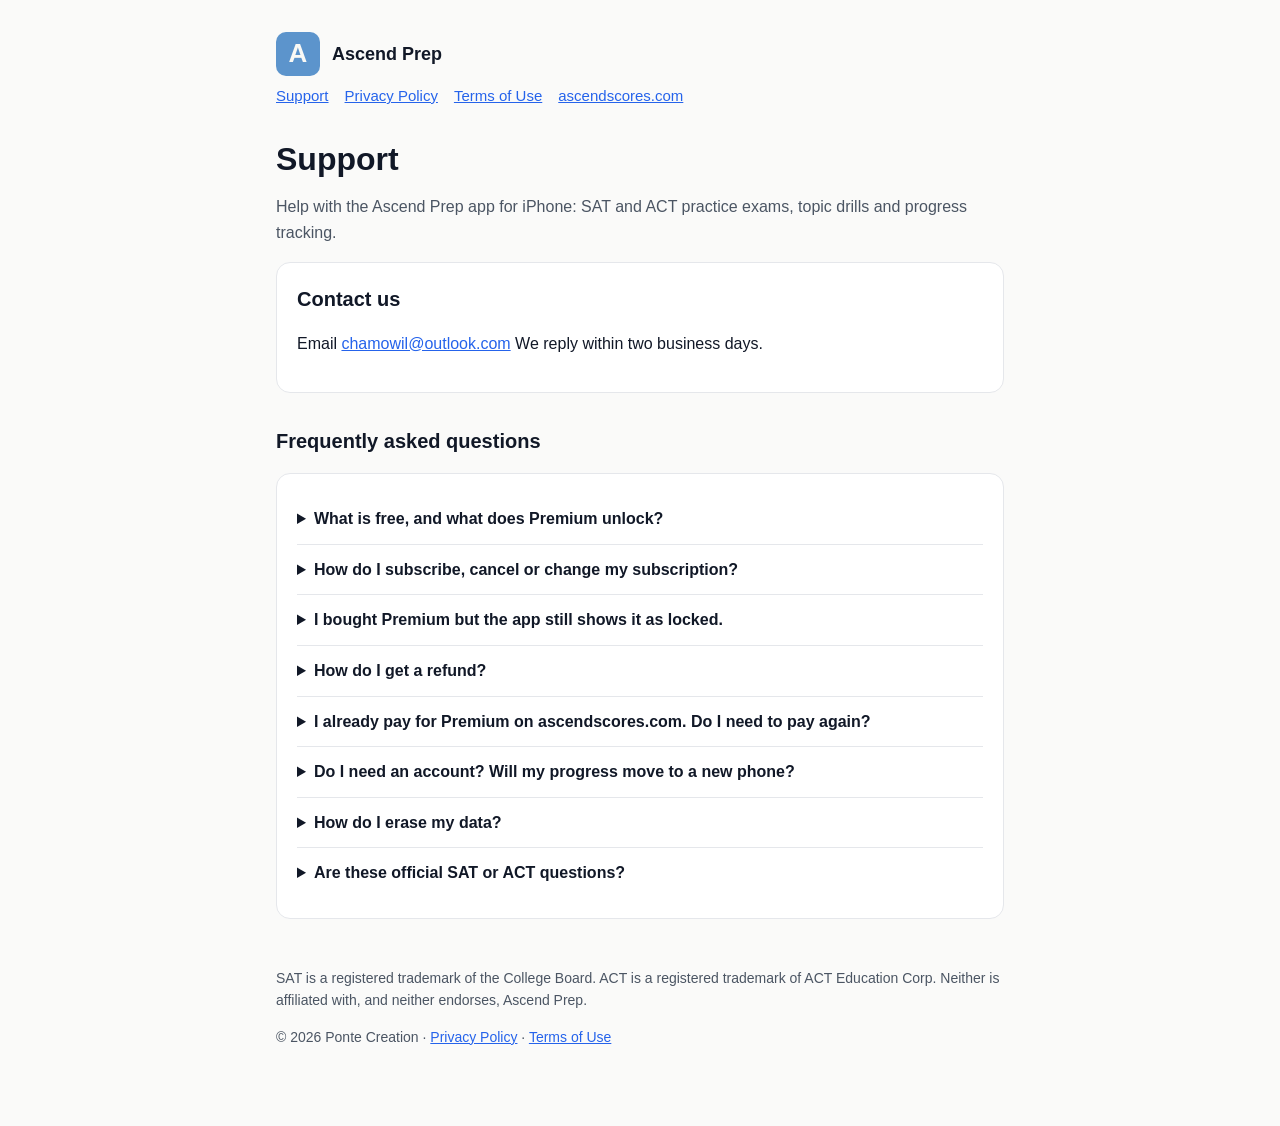
<file: index.html>
<!doctype html>
<html lang="en">
<head>
<meta charset="utf-8">
<meta name="viewport" content="width=device-width, initial-scale=1">
<title>Ascend Prep Support</title>
<meta name="description" content="Help and contact for the Ascend Prep SAT and ACT practice app.">
<link rel="stylesheet" href="style.css">
</head>
<body>
<div class="wrap">
  <header><div class="logo">A</div><a href="./">Ascend Prep</a></header>
  <nav><a href="./">Support</a><a href="privacy.html">Privacy Policy</a><a href="terms.html">Terms of Use</a><a href="https://ascendscores.com">ascendscores.com</a></nav>

  <h1>Support</h1>
  <p class="muted">Help with the Ascend Prep app for iPhone: SAT and ACT practice exams, topic drills and progress tracking.</p>

  <div class="card">
    <h2 style="margin-top:0">Contact us</h2>
    <p>Email <a href="mailto:chamowil@outlook.com?subject=Ascend%20Prep%20app">chamowil@outlook.com</a> We reply within two business days.</p>
  </div>

  <h2>Frequently asked questions</h2>
  <div class="card">
    <details>
      <summary>What is free, and what does Premium unlock?</summary>
      <p>The first SAT practice test, the first ACT practice test and the short diagnostics are free, with scoring and an explanation for every question. Premium unlocks every full-length practice exam and every topic drill. It costs US$9.99 per month or US$99.99 per year (the App Store shows the price in your currency).</p>
    </details>
    <details>
      <summary>How do I subscribe, cancel or change my subscription?</summary>
      <p>Premium in the app is an auto-renewing subscription billed through your Apple Account. To cancel or change it, open <strong>Settings → [your name] → Subscriptions</strong> on your iPhone, or tap <strong>Manage subscription</strong> in the app's Account tab. Cancel at least 24 hours before the renewal date to avoid being charged for the next period. Access continues until the end of the paid period.</p>
    </details>
    <details>
      <summary>I bought Premium but the app still shows it as locked.</summary>
      <p>Open the Account tab and tap <strong>Restore purchases</strong>. Make sure you are signed in to the same Apple Account you used to subscribe, with an internet connection. If it still does not unlock, email us.</p>
    </details>
    <details>
      <summary>How do I get a refund?</summary>
      <p>Purchases made in the app are handled by Apple. Request a refund at <a href="https://reportaproblem.apple.com">reportaproblem.apple.com</a>.</p>
    </details>
    <details>
      <summary>I already pay for Premium on ascendscores.com. Do I need to pay again?</summary>
      <p>Yes. The app has no accounts, so the app and the website are separate: Premium in the app is an App Store subscription tied to your Apple Account, and a subscription bought on ascendscores.com does not carry over.</p>
    </details>
    <details>
      <summary>Do I need an account? Will my progress move to a new phone?</summary>
      <p>You don't need an account or a sign-in. Your progress, results and settings are stored on your phone only, so they do not move to a new phone by themselves and are lost if you delete the app. If you restore a new phone from a backup of your old one, they come along with it. Premium is tied to your Apple Account: on a new phone, open Account and tap <strong>Restore purchases</strong>.</p>
    </details>
    <details>
      <summary>How do I erase my data?</summary>
      <p>In the app, open <strong>Account → Erase my data</strong>. This permanently removes your progress, results and settings from the phone. It does not cancel an App Store subscription, so cancel that in your Apple Account settings.</p>
    </details>
    <details>
      <summary>Are these official SAT or ACT questions?</summary>
      <p>No. Our questions are original and written to match the format and difficulty of the real tests. Scores in the app are estimates, not official scores.</p>
    </details>
  </div>

  <footer>
    <p>SAT is a registered trademark of the College Board. ACT is a registered trademark of ACT Education Corp. Neither is affiliated with, and neither endorses, Ascend Prep.</p>
    <p>© 2026 Ponte Creation · <a href="privacy.html">Privacy Policy</a> · <a href="terms.html">Terms of Use</a></p>
  </footer>
</div>
</body>
</html>
</file>
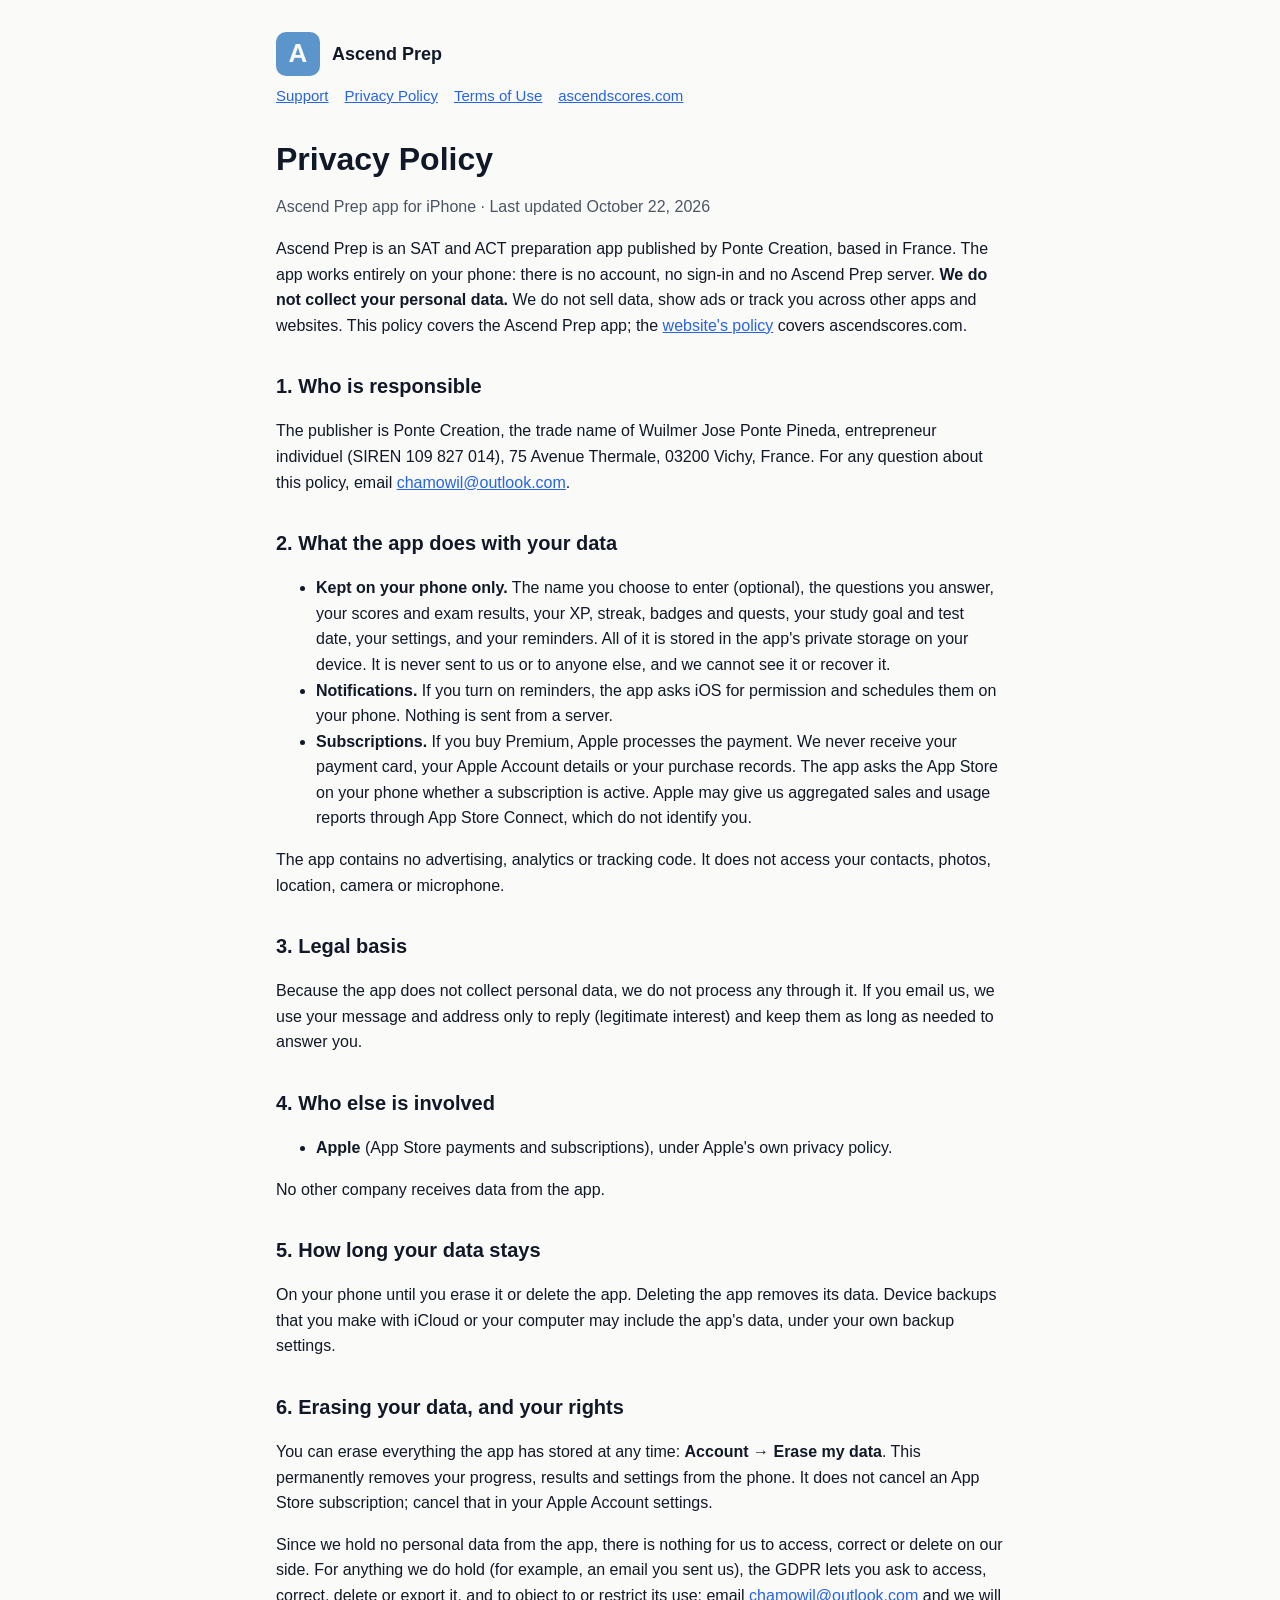
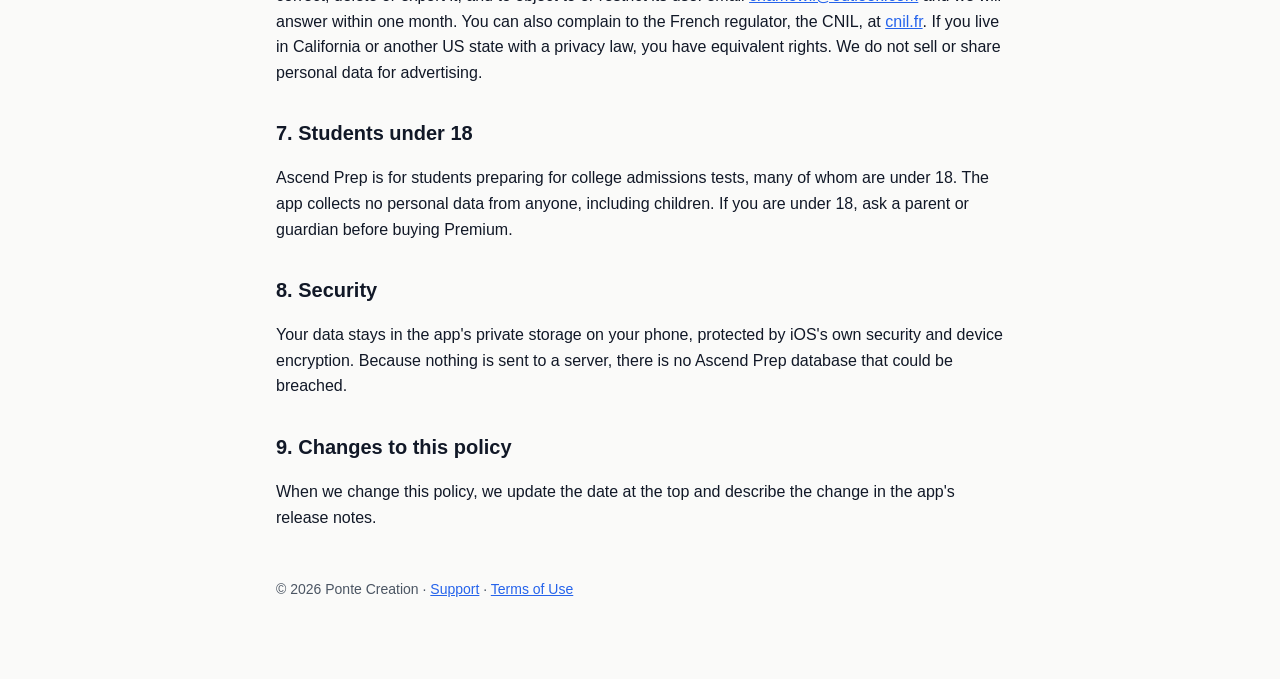
<file: privacy.html>
<!doctype html>
<html lang="en">
<head>
<meta charset="utf-8">
<meta name="viewport" content="width=device-width, initial-scale=1">
<title>Ascend Prep Privacy Policy</title>
<meta name="description" content="How the Ascend Prep app handles your data: it stays on your phone.">
<link rel="stylesheet" href="style.css">
</head>
<body>
<div class="wrap">
  <header><div class="logo">A</div><a href="./">Ascend Prep</a></header>
  <nav><a href="./">Support</a><a href="privacy.html">Privacy Policy</a><a href="terms.html">Terms of Use</a><a href="https://ascendscores.com">ascendscores.com</a></nav>

  <h1>Privacy Policy</h1>
  <p class="muted">Ascend Prep app for iPhone · Last updated October 22, 2026</p>
  <p>Ascend Prep is an SAT and ACT preparation app published by Ponte Creation, based in France. The app works entirely on your phone: there is no account, no sign-in and no Ascend Prep server. <strong>We do not collect your personal data.</strong> We do not sell data, show ads or track you across other apps and websites. This policy covers the Ascend Prep app; the <a href="https://ascendscores.com/legal/privacy">website's policy</a> covers ascendscores.com.</p>

  <h2>1. Who is responsible</h2>
  <p>The publisher is Ponte Creation, the trade name of Wuilmer Jose Ponte Pineda, entrepreneur individuel (SIREN 109 827 014), 75 Avenue Thermale, 03200 Vichy, France. For any question about this policy, email <a href="mailto:chamowil@outlook.com">chamowil@outlook.com</a>.</p>

  <h2>2. What the app does with your data</h2>
  <ul>
    <li><strong>Kept on your phone only.</strong> The name you choose to enter (optional), the questions you answer, your scores and exam results, your XP, streak, badges and quests, your study goal and test date, your settings, and your reminders. All of it is stored in the app's private storage on your device. It is never sent to us or to anyone else, and we cannot see it or recover it.</li>
    <li><strong>Notifications.</strong> If you turn on reminders, the app asks iOS for permission and schedules them on your phone. Nothing is sent from a server.</li>
    <li><strong>Subscriptions.</strong> If you buy Premium, Apple processes the payment. We never receive your payment card, your Apple Account details or your purchase records. The app asks the App Store on your phone whether a subscription is active. Apple may give us aggregated sales and usage reports through App Store Connect, which do not identify you.</li>
  </ul>
  <p>The app contains no advertising, analytics or tracking code. It does not access your contacts, photos, location, camera or microphone.</p>

  <h2>3. Legal basis</h2>
  <p>Because the app does not collect personal data, we do not process any through it. If you email us, we use your message and address only to reply (legitimate interest) and keep them as long as needed to answer you.</p>

  <h2>4. Who else is involved</h2>
  <ul>
    <li><strong>Apple</strong> (App Store payments and subscriptions), under Apple's own privacy policy.</li>
  </ul>
  <p>No other company receives data from the app.</p>

  <h2>5. How long your data stays</h2>
  <p>On your phone until you erase it or delete the app. Deleting the app removes its data. Device backups that you make with iCloud or your computer may include the app's data, under your own backup settings.</p>

  <h2>6. Erasing your data, and your rights</h2>
  <p>You can erase everything the app has stored at any time: <strong>Account → Erase my data</strong>. This permanently removes your progress, results and settings from the phone. It does not cancel an App Store subscription; cancel that in your Apple Account settings.</p>
  <p>Since we hold no personal data from the app, there is nothing for us to access, correct or delete on our side. For anything we do hold (for example, an email you sent us), the GDPR lets you ask to access, correct, delete or export it, and to object to or restrict its use: email <a href="mailto:chamowil@outlook.com">chamowil@outlook.com</a> and we will answer within one month. You can also complain to the French regulator, the CNIL, at <a href="https://www.cnil.fr">cnil.fr</a>. If you live in California or another US state with a privacy law, you have equivalent rights. We do not sell or share personal data for advertising.</p>

  <h2>7. Students under 18</h2>
  <p>Ascend Prep is for students preparing for college admissions tests, many of whom are under 18. The app collects no personal data from anyone, including children. If you are under 18, ask a parent or guardian before buying Premium.</p>

  <h2>8. Security</h2>
  <p>Your data stays in the app's private storage on your phone, protected by iOS's own security and device encryption. Because nothing is sent to a server, there is no Ascend Prep database that could be breached.</p>

  <h2>9. Changes to this policy</h2>
  <p>When we change this policy, we update the date at the top and describe the change in the app's release notes.</p>

  <footer><p>© 2026 Ponte Creation · <a href="./">Support</a> · <a href="terms.html">Terms of Use</a></p></footer>
</div>
</body>
</html>
</file>
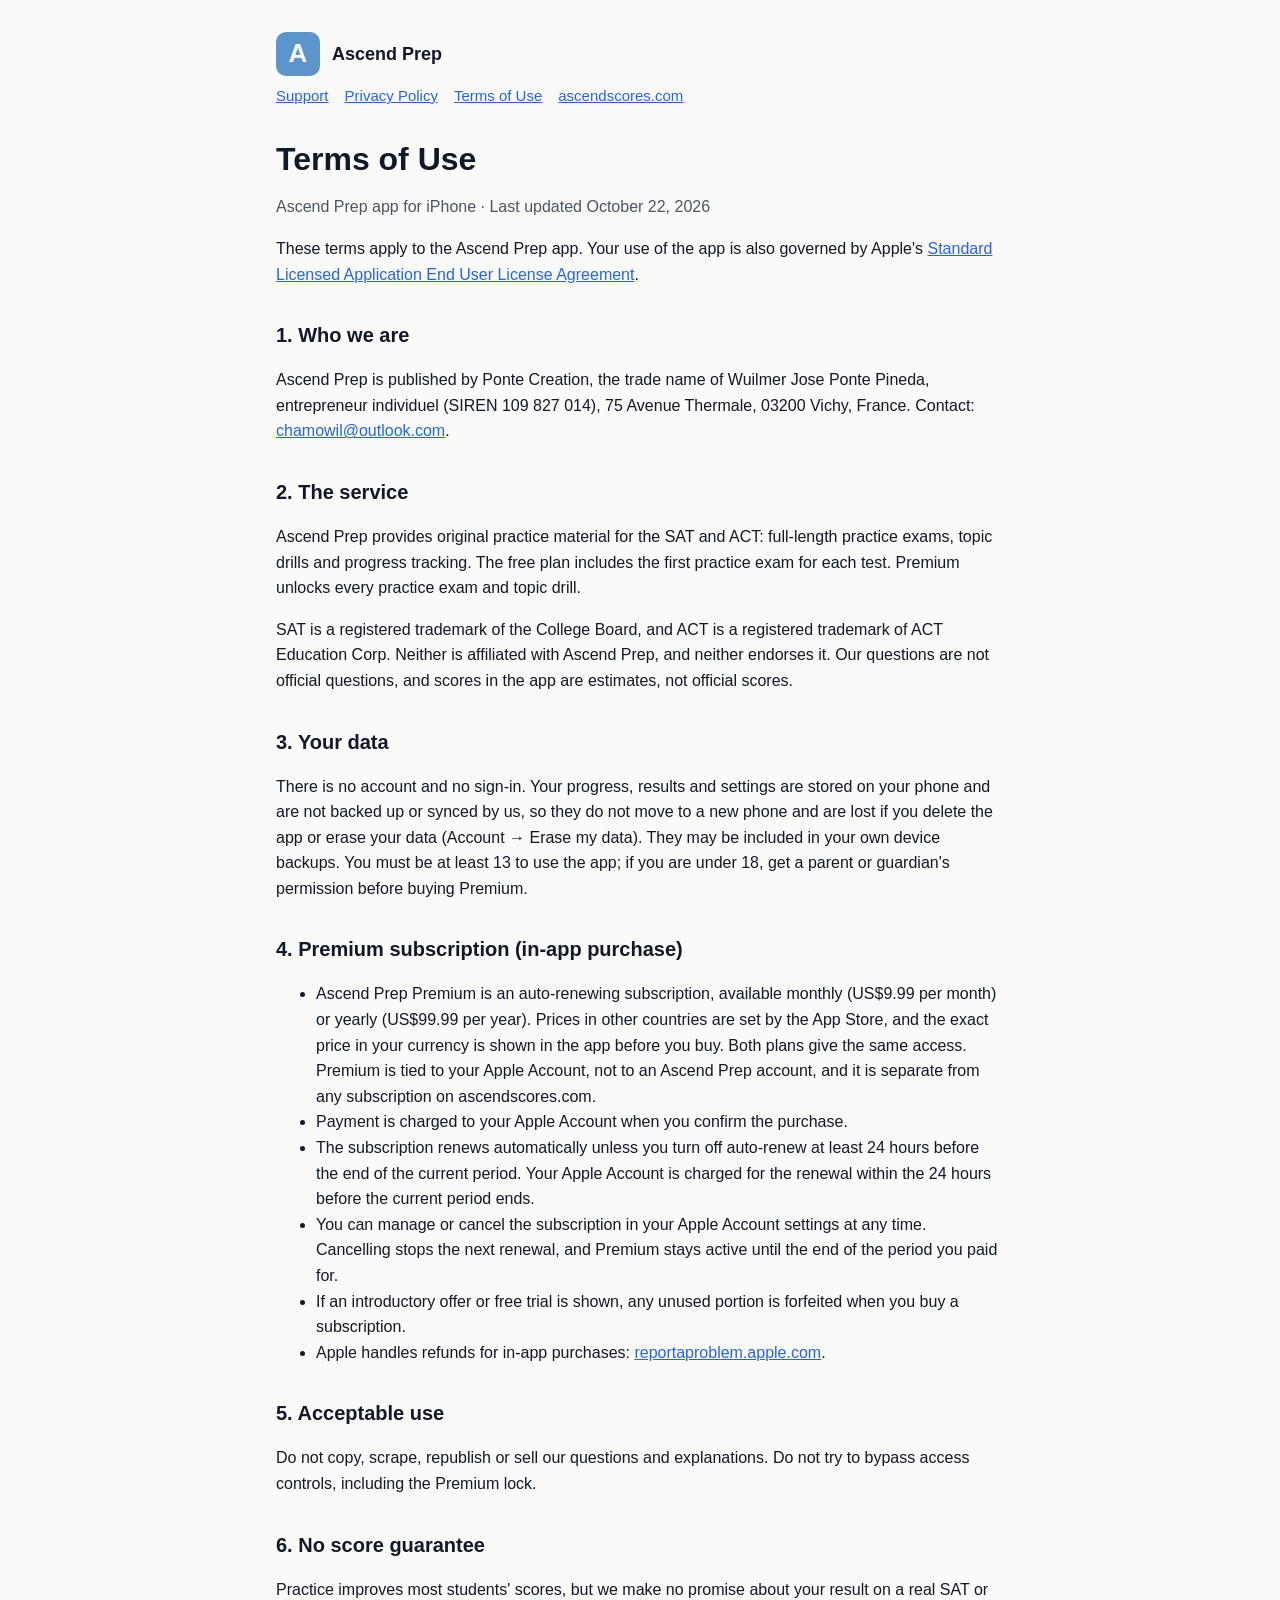
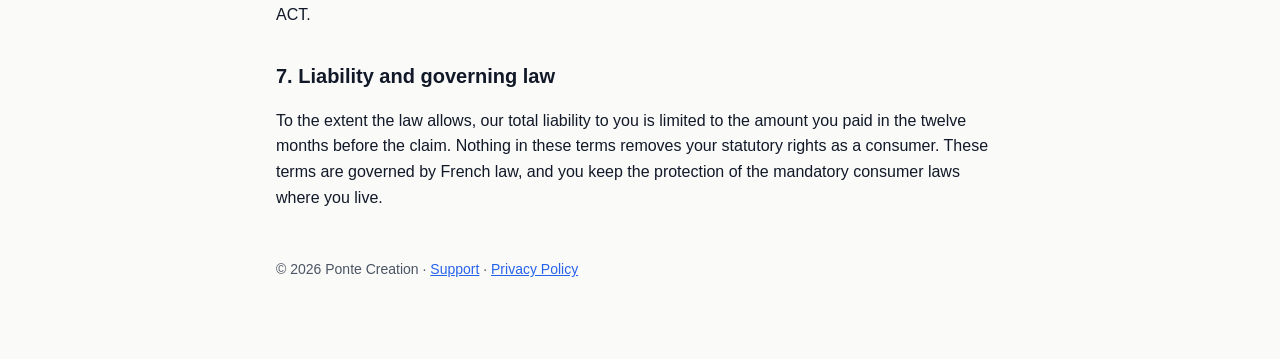
<file: terms.html>
<!doctype html>
<html lang="en">
<head>
<meta charset="utf-8">
<meta name="viewport" content="width=device-width, initial-scale=1">
<title>Ascend Prep Terms of Use</title>
<meta name="description" content="Terms of Use for the Ascend Prep app, including Premium subscription terms.">
<link rel="stylesheet" href="style.css">
</head>
<body>
<div class="wrap">
  <header><div class="logo">A</div><a href="./">Ascend Prep</a></header>
  <nav><a href="./">Support</a><a href="privacy.html">Privacy Policy</a><a href="terms.html">Terms of Use</a><a href="https://ascendscores.com">ascendscores.com</a></nav>

  <h1>Terms of Use</h1>
  <p class="muted">Ascend Prep app for iPhone · Last updated October 22, 2026</p>
  <p>These terms apply to the Ascend Prep app. Your use of the app is also governed by Apple's <a href="https://www.apple.com/legal/internet-services/itunes/dev/stdeula/">Standard Licensed Application End User License Agreement</a>.</p>

  <h2>1. Who we are</h2>
  <p>Ascend Prep is published by Ponte Creation, the trade name of Wuilmer Jose Ponte Pineda, entrepreneur individuel (SIREN 109 827 014), 75 Avenue Thermale, 03200 Vichy, France. Contact: <a href="mailto:chamowil@outlook.com">chamowil@outlook.com</a>.</p>

  <h2>2. The service</h2>
  <p>Ascend Prep provides original practice material for the SAT and ACT: full-length practice exams, topic drills and progress tracking. The free plan includes the first practice exam for each test. Premium unlocks every practice exam and topic drill.</p>
  <p>SAT is a registered trademark of the College Board, and ACT is a registered trademark of ACT Education Corp. Neither is affiliated with Ascend Prep, and neither endorses it. Our questions are not official questions, and scores in the app are estimates, not official scores.</p>

  <h2>3. Your data</h2>
  <p>There is no account and no sign-in. Your progress, results and settings are stored on your phone and are not backed up or synced by us, so they do not move to a new phone and are lost if you delete the app or erase your data (Account → Erase my data). They may be included in your own device backups. You must be at least 13 to use the app; if you are under 18, get a parent or guardian's permission before buying Premium.</p>

  <h2>4. Premium subscription (in-app purchase)</h2>
  <ul>
    <li>Ascend Prep Premium is an auto-renewing subscription, available monthly (US$9.99 per month) or yearly (US$99.99 per year). Prices in other countries are set by the App Store, and the exact price in your currency is shown in the app before you buy. Both plans give the same access. Premium is tied to your Apple Account, not to an Ascend Prep account, and it is separate from any subscription on ascendscores.com.</li>
    <li>Payment is charged to your Apple Account when you confirm the purchase.</li>
    <li>The subscription renews automatically unless you turn off auto-renew at least 24 hours before the end of the current period. Your Apple Account is charged for the renewal within the 24 hours before the current period ends.</li>
    <li>You can manage or cancel the subscription in your Apple Account settings at any time. Cancelling stops the next renewal, and Premium stays active until the end of the period you paid for.</li>
    <li>If an introductory offer or free trial is shown, any unused portion is forfeited when you buy a subscription.</li>
    <li>Apple handles refunds for in-app purchases: <a href="https://reportaproblem.apple.com">reportaproblem.apple.com</a>.</li>
  </ul>

  <h2>5. Acceptable use</h2>
  <p>Do not copy, scrape, republish or sell our questions and explanations. Do not try to bypass access controls, including the Premium lock.</p>

  <h2>6. No score guarantee</h2>
  <p>Practice improves most students' scores, but we make no promise about your result on a real SAT or ACT.</p>

  <h2>7. Liability and governing law</h2>
  <p>To the extent the law allows, our total liability to you is limited to the amount you paid in the twelve months before the claim. Nothing in these terms removes your statutory rights as a consumer. These terms are governed by French law, and you keep the protection of the mandatory consumer laws where you live.</p>

  <footer><p>© 2026 Ponte Creation · <a href="./">Support</a> · <a href="privacy.html">Privacy Policy</a></p></footer>
</div>
</body>
</html>
</file>
<file: style.css>
:root {
  --bg: #fafaf9; --surface: #ffffff; --text: #111827; --text2: #4b5563; --line: #e5e7eb;
  --brand: #2563eb; --mark: #5c94cc;
}
@media (prefers-color-scheme: dark) {
  :root { --bg: #0b0f17; --surface: #121826; --text: #f3f4f6; --text2: #9ca3af; --line: #1f2937; --brand: #60a5fa; }
}
* { box-sizing: border-box; }
body {
  margin: 0; background: var(--bg); color: var(--text);
  font: 16px/1.6 -apple-system, BlinkMacSystemFont, "Segoe UI", Roboto, Helvetica, Arial, sans-serif;
}
.wrap { max-width: 760px; margin: 0 auto; padding: 32px 16px 64px; }
header { display: flex; align-items: center; gap: 12px; margin-bottom: 8px; }
.logo {
  width: 44px; height: 44px; border-radius: 10px; background: var(--mark); color: #faf9f5;
  display: grid; place-items: center; font-weight: 700; font-size: 26px;
}
header a { color: var(--text); text-decoration: none; font-weight: 600; font-size: 18px; }
nav { display: flex; gap: 16px; flex-wrap: wrap; margin: 8px 0 32px; font-size: 15px; }
a { color: var(--brand); }
h1 { font-size: 32px; line-height: 1.2; margin: 0 0 8px; }
h2 { font-size: 20px; margin: 32px 0 8px; }
.muted { color: var(--text2); }
.card { background: var(--surface); border: 1px solid var(--line); border-radius: 14px; padding: 20px; margin: 16px 0; }
details { border-top: 1px solid var(--line); padding: 12px 0; }
details:first-of-type { border-top: 0; }
summary { cursor: pointer; font-weight: 600; }
footer { margin-top: 48px; font-size: 14px; color: var(--text2); }
</file>
